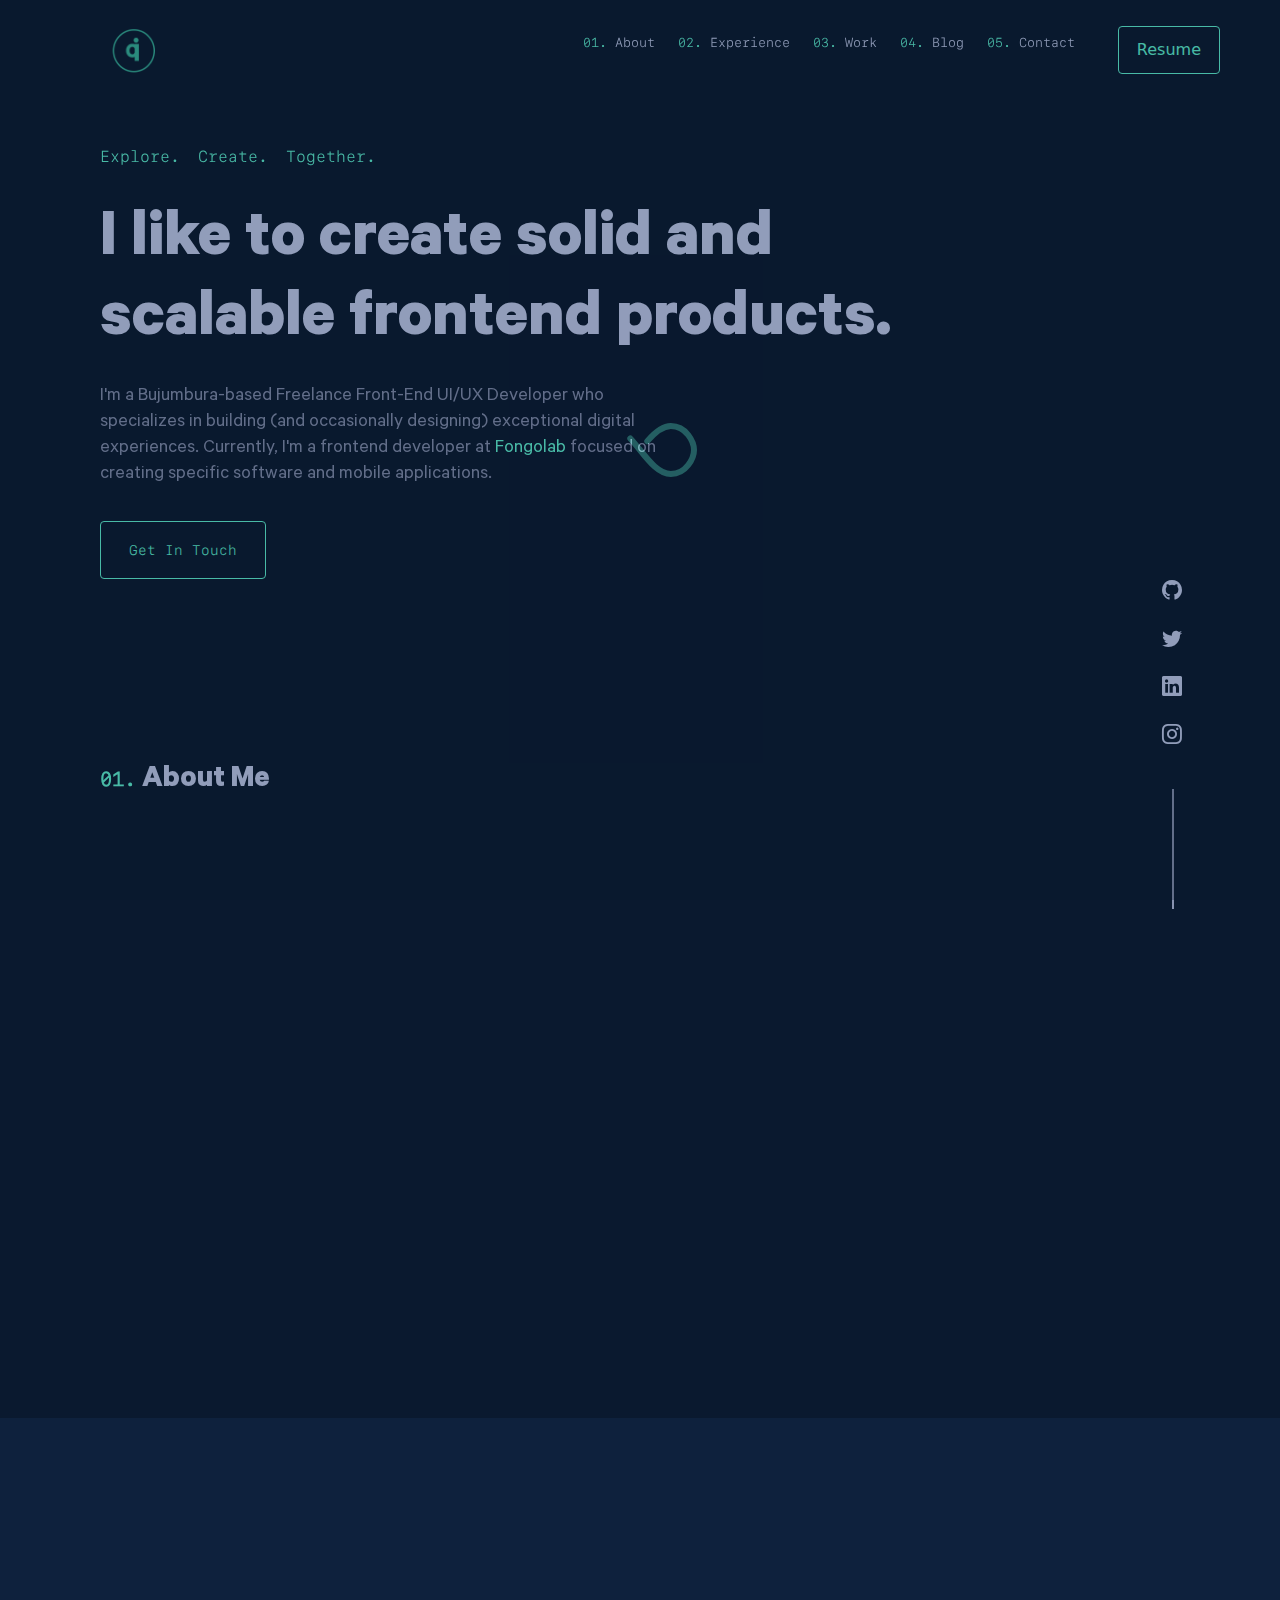
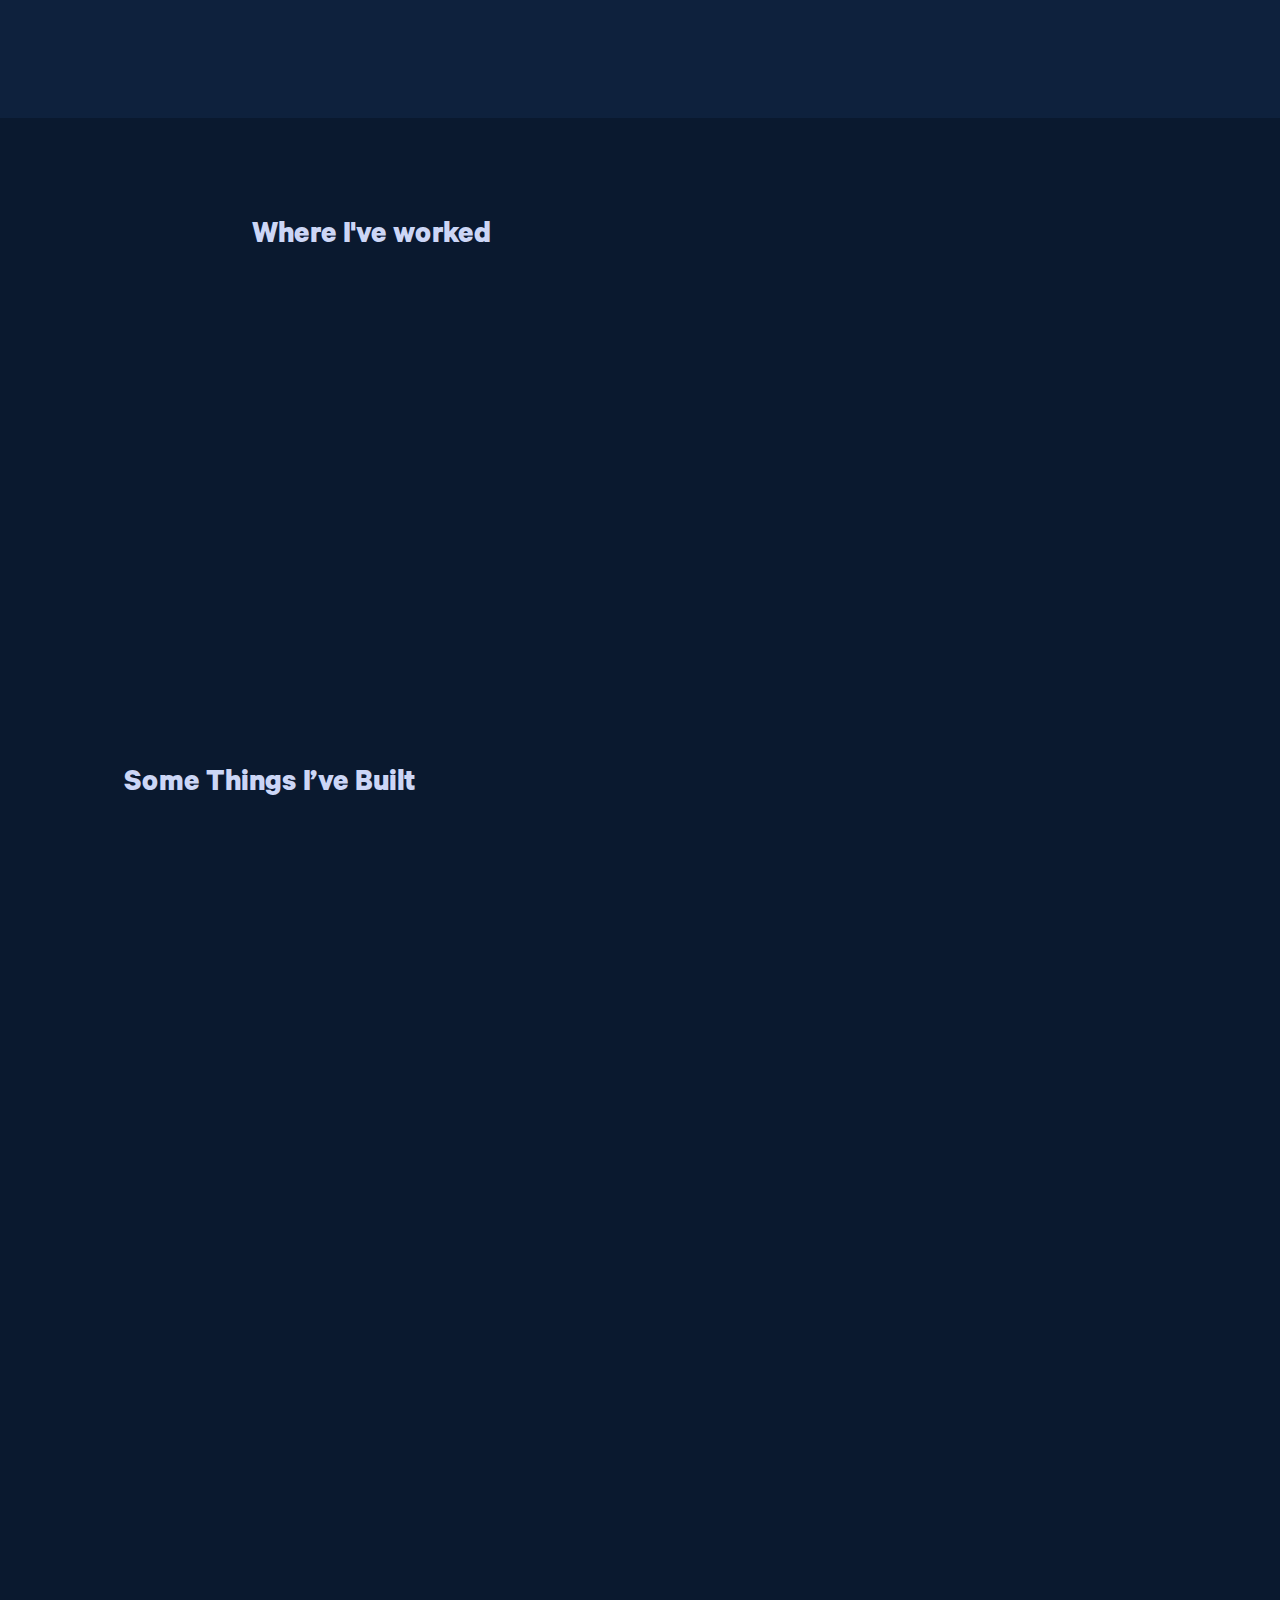
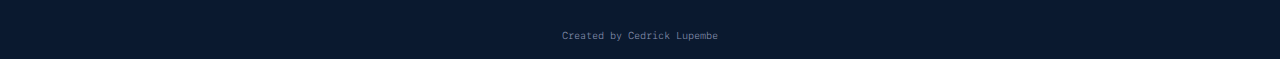
<file: index.html>
<!DOCTYPE html>
<html lang="en">
<head>
    <meta charset="UTF-8">
    <meta http-equiv="X-UA-Compatible" content="IE=edge">
    <meta name="viewport" content="width=device-width, initial-scale=1.0">
    <link rel="stylesheet" href="./CSS/style.css">
    
    <!-- Bootstrap -->
    <link href="https://cdn.jsdelivr.net/npm/bootstrap@5.0.0-beta3/dist/css/bootstrap.min.css" rel="stylesheet">

    
    <!-- AOS sroolling animation -->
    <link rel="stylesheet" href="https://unpkg.com/aos@next/dist/aos.css" />

    <meta name="language" content="en"/>
    <!-- Primary Meta Tags -->
    <title>Cedrick Lupembe — Freelance Front-End UI/UX Developer</title>
    <meta name="title" content="Cedrick Lupembe — Freelance Front-End UI/UX Developer">
    <meta name="description" content="Freelance Front-End Web UI/UX Developer - Bujumbura">
    <meta name="keywords" content="freelancer, front-end web developer, HTML, CSS, JS, UI, UX, Africa"/>  


    <!-- Open Graph / Facebook -->
    <meta property="og:type" content="website">
    <meta property="og:url" content="http://cedrickLup.netlify.com">
    <meta property="og:title" content="Cedrick Lupembe — Freelance Front-End UI/UX Developer">
    <meta property="og:description" content="Freelance Front-End Web UI/UX Developer - Bujumbura">
    <meta property="og:image" content="http://cedrickLup.netlify.com/Images/card-media.jpg">

    <!-- Twitter -->
    <meta property="twitter:card" content="summary_large_image">
    <meta property="twitter:url" content="http://cedrickLup.netlify.com">
    <meta property="twitter:title" content="Cedrick Lupembe — Freelance Front-End UI/UX Developer">
    <meta property="twitter:description" content="Freelance Front-End Web UI/UX Developer - Bujumbura">
    <meta property="twitter:image" content="http://cedrickLup.netlify.com/Images/card-media.jpg">

    <!-- Favicon icon -->
    
    <link rel="apple-touch-icon" sizes="180x180" href="./Favicon/apple-touch-icon.png">
    <link rel="icon" type="image/png" sizes="32x32" href="./Favicon/favicon-32x32.png">
    <link rel="icon" type="image/png" sizes="16x16" href="./Favicon/favicon-16x16.png">
    <link rel="manifest" href="./Favicon/site.webmanifest">
    <meta name="theme-color" content="#ffffff">


</head>
<body>

    <!-- Preloader -->
    <div class="preloader">
        <img src="./Images/spinner.svg" alt="spinner">
    </div>

    <div class="Overlay-body"></div>

<!-- icons socials medias -->
    <div class="Icons-body" data-aos="fade-up"
    data-aos-anchor-placement="top-center"
    data-aos-duration="1300">
        <div class="icons-block">
            <ul>
                <li><a href="https://github.com/CedrickLupembe"><i class="bi bi-github"></i></a></li>
                <li><a href="https://twitter.com/CedrickLupembe"><i class="bi bi-twitter"></i></a></li>
                <li><a href="https://www.linkedin.com/in/cedrick-lupembe-a209a7208/"><i class="bi bi-linkedin"></i></a></li>
                <li><a href="https://www.instagram.com/cedrick.lupembe"><i class="bi bi-instagram"></i></a></li>
                <div class="BarIcons"></div>
            </ul>
        </div>
    </div>

    <div class="Navigation">
        <!-- div log -->
        <div class="LogoBlock"><a href="#">
            <img src="./Images/Logo.png" class=" img-fluid" alt="Logo Abreviation">
        </a></div>
        <!-- block menu -->
        <nav class="menu-computer">
            <ul>
                <li data-aos="fade-down-right"><a href="#About"> <span>01.</span> About </a></li>
                <li data-aos="fade-down-right"  data-aos-duration="550"><a href="#Experience"> <span>02.</span> Experience </a></li>
                <li data-aos="fade-down-right" data-aos-duration="650"><a href="#Works-Block"> <span>03.</span> Work </a></li>
                <li data-aos="fade-down-right" data-aos-duration="750"><a href="https://cedricklupembe.hashnode.dev/"> <span>04.</span> Blog </a></li>
                <li data-aos="fade-down-right" data-aos-duration="850"><a href="#FooterBlock"> <span>05.</span> Contact </a></li>
            </ul>
            <!-- Resume btn -->
            <a href="#" class="Resume-buttom">Resume</a>
        </nav>

        <!-- Mobile menu -->
        <div class="hamburger-mobile">
            <div class="bar"></div>
        </div>

    </div>

    <!-- Navigation Mobile -->
    <nav class="Links-mobile">
        <ul>
            <li><a href="#About" class="btnMobile"> <span>01.</span><br> About </a></li>
            <li><a href="#Experience" class="btnMobile2"> <span>02.</span><br>  Experience </a></li>
            <li><a href="#Works-Block" class="btnMobile3"> <span>03.</span><br> Work </a></li>
            <li><a href="#" class="btnMobile4"> <span>04.</span><br> Blog </a></li>
            <li><a href="#FooterBlock" class="btnMobile5"> <span>04.</span><br> Contact </a></li>
        </ul>
    </nav>

    <!-- DEBUT HERO -->


    <main id="Hero-block">
        <div class="container">
            <div class="row">
                <div class="col-lg-10 Bloc-descri">
                    <div class="Slogans-block" data-aos="fade-up"
                    data-aos-anchor-placement="bottom-bottom">
                        <span>Explore.</span>
                        <span>Create.</span>
                        <span>Together.</span>
                    </div>

                    <h1 data-aos="fade-up"
                    data-aos-anchor-placement="bottom-bottom"
                    data-aos-duration="600">
                       I like to create solid and scalable frontend 
                       products.
                    </h1>
                    <p data-aos="fade-up"
                    data-aos-anchor-placement="bottom-bottom"
                    data-aos-duration="800">

                        I'm a Bujumbura-based Freelance Front-End UI/UX Developer who specializes 
                        in building (and occasionally designing) exceptional digital experiences. Currently, 
                        I'm a frontend developer at <a href="http://fongolab.com">Fongolab</a> focused on creating 
                        specific software and mobile applications.
                    </p>
                   <span data-aos="fade-up"
                   data-aos-anchor-placement="bottom-bottom"
                   data-aos-duration="1000">

                       <a href="mailto:cedricklupembe96@gmail.com">Get In Touch</a>

                    </span>

                </div>
            </div>
        </div>
    </main>

    <main id="About">
        <div class="container">
            <div class="row">
                <div class=" col-lg-12 Title-About" data-aos="fade-up">
                    <h2><span class="numberTitle">01.</span> About Me</h2>
                </div>
            
            <div class=" col-lg-6 About-text" data-aos="fade-up">
                <p data-aos="fade-up">
                    Hello! My name is Cedrick and I enjoy revolutionize the world by 
                    creating things on the internet accessible to everyone. 
                    My interest in web development started in 2019 when I really decided to 
                    understand what happens when I was doing research on the internet. <br>
                    I started by self-training through <a href="http://www.youtub.com">youtub tutorials</a> and  
                    <a href="http://www.w3schools.com">w3schools</a> learning HTML and CSS
                    these two platforms taught me a lot.
                </p>
                <p data-aos="fade-up">
                    Today I have the privilege of working in 
                    <a href="http://fongolab.com">a club of talented 
                        guys</a> in development with whom we 
                    spend a wonderful time. We also give training to beginners.
                    My main goal these days is to create more accessible products 
                    for a variety of customers.
                </p>
                <p data-aos="fade-up">
                    Here are a few technologies I've been working with recently:
                </p>
                <div class="Tech-list" data-aos="fade-up">
                    <ul class="listOne">
                        <li>Html</li>
                        <li>Css(Scss)</li>
                        <li>Php</li>
                        <li>Tailwind</li>
                        <li>JavaScript</li>
                    </ul>
                    <ul>
                        <li>Bootstrap(5)</li>
                        <li>Git & Github</li>
                        <li>ES6+</li>
                        <li>Sql</li>
                        <li>WordPress</li>
                    </ul>
                </div>
            </div>


            <div class=" col-lg-6 About-img" data-aos="fade-up">
                <div class="Avatar-about">
                    <img src="./Images/About.jpg" alt="Avatar">
                </div>
            </div>


            </div>
        </div>
    </main>

    <!-- Banner quality -->

    <section class="Banner-quality">
        <div class="container">
            <div class="row">
                <div class="col-lg-12 Banner">
                    <div class="BlockGen">

                        <div class="Cotes" data-aos="fade-up"
                        data-aos-anchor-placement="bottom-bottom"
                        data-aos-duration="500">

                            <div class="points">
                                <h3>4,8<span>/5</span></h3>
                                <div class="etoiles">
                                    <i class="bi bi-star-fill"></i>
                                    <i class="bi bi-star-fill"></i>
                                    <i class="bi bi-star-fill"></i>
                                    <i class="bi bi-star-fill"></i>
                                    <i class="bi bi-star-fill"></i>
                                </div>
                            </div>
                            
                        </div>
                        <div class="DescriCotes" data-aos="fade-up"
                        data-aos-anchor-placement="bottom-bottom"
                        data-aos-duration="700">
                            <ul>
                                <li>
                                    <span>Quality</span> 
                                    <span class="StarDescri">
                                        <i class="bi bi-star-fill"></i>
                                        <i class="bi bi-star-fill"></i>
                                        <i class="bi bi-star-fill"></i>
                                        <i class="bi bi-star-fill"></i>
                                        <i class="bi bi-star-fill"></i>
                                    </span>
                                </li>
                                <li>
                                    <span>Details</span> 
                                    <span class="StarDescri">
                                        <i class="bi bi-star-fill"></i>
                                        <i class="bi bi-star-fill"></i>
                                        <i class="bi bi-star-fill"></i>
                                        <i class="bi bi-star-fill"></i>
                                        <i class="bi bi-star-fill"></i>
                                    </span>
                                </li>
                                <li>
                                    <span>Deadline</span> 
                                    <span class="StarDescri">
                                        <i class="bi bi-star-fill"></i>
                                        <i class="bi bi-star-fill"></i>
                                        <i class="bi bi-star-fill"></i>
                                        <i class="bi bi-star-fill"></i>
                                        <i class="bi bi-star-fill"></i>
                                    </span>
                                </li>
                            </ul>
                        </div>
                    </div>
                </div>
            </div>
        </div>
    </section>

    <section id="Experience">
        <div class="container">
            <div class="row d-flex justify-content-center align-items-center">

                <div class=" col-lg-12 Title-Experience">
                    <h2><span class="numberTitle" data-aos="fade-up">02.</span> Where I've worked</h2>
                </div>

                <div class=" col-lg-12 exerience-block">
                    <div class="containerFlex" data-aos="fade-up">
                        <div class="Btn-Exper-block">
                        <div class="Btn Fongo is-active">
                            Fongolab
                        </div>
                            <div class="Btn Rcm">
                                RsmTech
                            </div>
                            <div class="Btn Upel">
                                Upelois
                            </div>
                        </div>


                        <div class="FongoExperience is-active">
                            <h4>
                                <span class="domainWork">Engineer</span>
                                <span class="linksWork">@<a href="http://fongolab.com">Fongolab</a></span>
                            </h4>
                            <p>March 2020 - Present</p>

                            <ul>
                                <li> 
                                    Fongolab is a company specializing in IT development and 
                                    the creation of specific software, dedicated to your business.
                                </li>
                                <li>
                                    A team of experienced programmers, perfectly mastering different programming 
                                    languages ​​such as Html, CSS, Javascript, React, PHP, SQL, Java, WordPress and Others.
                                </li>
                                <li>
                                    Fongolab is also a learning center in application development, 
                                    digital marketing and graphic design, we regularly welcome newbies in 
                                    development as well as customers to solve their problems.
                                </li>
                                
                            </ul>
                        </div>

                        <!-- rcm experience -->

                        <div class="RcmExperience">
                            <h4>
                                <span class="domainWork">Member</span>
                                <span class="linksWork">@<a href="#">RcmTech</a></span>
                            </h4>
                            <p>April - October 2019</p>

                            <ul>
                                <li>
                                    I worked with a team of three other developers and two designers 
                                    to create a website for a general hospital in my city.
                                </li>
                                <li>                               
                                    We took the front-end part which allowed us to touch several 
                                    technologies and frameworks to be able to satisfy our client 
                                    in full collaboration with those who worked the back-end and 
                                    the designers.
                                </li>
                                <li>
                                    This experience allowed us to assess our way of communicating with others, 
                                    and we worked with other technologies that we had not used before, 
                                    we cultivated team spirit and experience in the field.
                                </li>
                                
                            </ul>
                        </div>

                        <!-- Upelois experience -->

                        <div class="UpeloiExperience">
                            <h4>
                                <span class="domainWork">Engineer</span>
                                <span class="linksWork">@<a href="#">Upelois Talent</a></span>
                            </h4>
                            <p>March 2019</p>

                            <ul>
                                <li>
                                    This is a three-day hackthon for the design and creation of a football 
                                    stadium management application, several young developers were on the spot.
                                </li>
                                <li>
                                    I was assistant to a developer who was part of the hackathon 
                                    I attended the development of 
                                    his prototype with Java.
                                </li>
                                <li>
                                    After the event we met several other talented developers who shared their 
                                    programming backgrounds and experiences with us, 
                                    I learned a lot from this event.
                                </li>
                                
                            </ul>
                        </div>

                    </div>
                </div>

            </div>
        </div>
    </section>

    <!-- Works block -->

    <section id="Works-Block">
        <div class="container">
            <div class="row">
                <div class=" col-lg-12 Title-Work">
                    <h2><span class="numberTitle" data-aos="fade-up">03.</span> Some Things I’ve Built</h2>
                </div>

                <div class=" col-lg-6 img-work-block" data-aos="fade-up">
                    <div class="image-work-overlay">
                        <div class="Overlay-work">
                            <div class="desri-overlay">
                                <span>Featured Project</span>
                                <h6><a href="#">Aylf Website</a></h6>
                                <p>
                                    Lorem, ipsum dolor sit amet consectetur adipisicing elit. Dolore 
                                    perferendis distinctio voluptas aperiam et id itaque   
                                    perferendis distinctio voluptas aperiam et id itaque 
                                </p>
                            </div>
                        </div>
                    </div>
                    <div class="descri-links">
                        <ul>
                            <li>Js</li>
                            <li>Bootstrap</li>
                            <li>Github</li>
                        </ul>

                        <span>
                            <a href="#"><i class="bi bi-github"></i></a>
                            <a href="#"><i class="bi bi-box-arrow-up-right"></i></a>
                        </span>
                    </div>
                </div>

                <div class=" col-lg-6 img-work-block-two" data-aos="fade-up"  data-aos-duration="650">
                    <div class="image-work-overlay-two">
                        <div class="Overlay-work">
                            <div class="desri-overlay">
                                <span>Featured Project</span>
                                <h6><a href="#">E-commerce Website</a></h6>
                                <p>
                                    Lorem, ipsum dolor sit amet consectetur adipisicing elit. Dolore 
                                    perferendis distinctio voluptas aperiam et id itaque   
                                    perferendis distinctio voluptas aperiam et id itaque 
                                </p>
                            </div>
                        </div>
                    </div>
                    <div class="descri-links">
                        <ul>
                            <li>Js</li>
                            <li>Bootstrap</li>
                            <li>Github</li>
                        </ul>

                        <span>
                            <a href="#"><i class="bi bi-github"></i></a>
                            <a href="#"><i class="bi bi-box-arrow-up-right"></i></a>
                        </span>
                    </div>
                </div>



            </div>
        </div>
    </section>

    <!-- Archive projects block -->

    <section class="Archives-block">
        <div class="container">
            <div class="row d-flex justify-content-center align-items-center">

                <div class=" col-lg-8 Title-Archives">
                    <h5 data-aos="fade-up">Other Noteworthy Projects</h5>
                    <h6 data-aos="fade-up"><a href="#">view the archive</a></h6>
                </div>

                <div class=" col-lg-10 Main-block-archives">

                    <div class="row">

                        <div class=" col-lg-4 col-md-6 Archive" data-aos="fade-up">
                            <div class="ArchiveFolder">
                                <div class="Icons-archive">
                                    <span class="folde"><i class="bi bi-bookmark-star"></i></span>
                                    <span class="linksArchive"><a href="Cooking.html"><i class="bi bi-box-arrow-up-right"></i></a></span>
                                </div>

                                <div class="Descri-archive">
                                    <h6>
                                        <a href="#">Health website</a>
                                    </h6>
                                    <p>
                                        Lorem ipsum, dolor sit amet consectetur adipisicing elit. Saepe, tempora? 
                                        Fuga, rem hic quaerat nobis voluptates tempore at earum ratione fugiat, 
                                        
                                    </p>
                                    <ul>
                                        <li>html</li>
                                        <li>css</li>
                                        <li>Js</li>
                                    </ul>
                                </div>
                            </div>
                        </div>

                        <div class=" col-lg-4 col-md-6 Archive" data-aos="fade-up" data-aos-duration="650">
                            <div class="ArchiveFolder">
                                <div class="Icons-archive">
                                    <span class="folde"><i class="bi bi-bookmark-star"></i></span>
                                    <span class="linksArchive"><a href="Cooking.html"><i class="bi bi-box-arrow-up-right"></i></a></span>
                                </div>

                                <div class="Descri-archive">
                                    <h6>
                                        <a href="#">Landing page</a>
                                    </h6>
                                    <p>
                                        Lorem ipsum, dolor sit amet consectetur adipisicing elit. Saepe, tempora? 
                                        Fuga, rem hic quaerat nobis voluptates tempore at earum ratione fugiat, 
                                        
                                    </p>
                                    <ul>
                                        <li>html</li>
                                        <li>css</li>
                                        <li>Tailwind</li>
                                        <li>Js</li>
                                    </ul>
                                </div>
                            </div>
                        </div>

                        <div class=" col-lg-4 col-md-6 Archive" data-aos="fade-up" data-aos-duration="750">
                            <div class="ArchiveFolder">
                                <div class="Icons-archive">
                                    <span class="folde"><i class="bi bi-bookmark-star"></i></span>
                                    <span class="linksArchive"><a href="Cooking.html"><i class="bi bi-box-arrow-up-right"></i></a></span>
                                </div>

                                <div class="Descri-archive">
                                    <h6>
                                        <a href="#">To-Do App</a>
                                    </h6>
                                    <p>
                                        Lorem ipsum, dolor sit amet consectetur adipisicing elit. Saepe, tempora? 
                                        Fuga, rem hic quaerat nobis voluptates tempore at earum ratione fugiat, 
                                        
                                    </p>
                                    <ul>
                                        <li>html</li>
                                        <li>css</li>
                                        <li>Sass</li>
                                        <li>VanillaJs</li>
                                    </ul>
                                </div>
                            </div>
                        </div>

                        <div class=" col-lg-4 col-md-6 Archive" data-aos="fade-up">
                            <div class="ArchiveFolder">
                                <div class="Icons-archive">
                                    <span class="folde"><i class="bi bi-bookmark-star"></i></span>
                                    <span class="linksArchive"><a href="Cooking.html"><i class="bi bi-box-arrow-up-right"></i></a></span>
                                </div>

                                <div class="Descri-archive">
                                    <h6>
                                        <a href="#">Netflix Clone</a>
                                    </h6>
                                    <p>
                                        Lorem ipsum, dolor sit amet consectetur adipisicing elit. Saepe, tempora? 
                                        Fuga, rem hic quaerat nobis voluptates tempore at earum ratione fugiat, 
                                        
                                    </p>
                                    <ul>
                                        <li>Bootstrap</li>
                                        <li>Js</li>
                                        <li>Github</li>
                                    </ul>
                                </div>
                            </div>
                        </div>

                        <div class=" col-lg-4 col-md-6 Archive" data-aos="fade-up" data-aos-duration="650">
                            <div class="ArchiveFolder">
                                <div class="Icons-archive">
                                    <span class="folde"><i class="bi bi-bookmark-star"></i></span>
                                    <span class="linksArchive"><a href="Cooking.html"><i class="bi bi-box-arrow-up-right"></i></a></span>
                                </div>

                                <div class="Descri-archive">
                                    <h6>
                                        <a href="#">HAU website</a>
                                    </h6>
                                    <p>
                                        Lorem ipsum, dolor sit amet consectetur adipisicing elit. Saepe, tempora? 
                                        Fuga, rem hic quaerat nobis voluptates tempore at earum ratione fugiat, 
                                        
                                    </p>
                                    <ul>
                                        <li>html</li>
                                        <li>css</li>
                                        <li>Js</li>
                                        <li>Php</li>
                                        <li>Sql</li>
                                    </ul>
                                </div>
                            </div>
                        </div>

                        <div class=" col-lg-4 col-md-6 Archive" data-aos="fade-up" data-aos-duration="750">
                            <div class="ArchiveFolder">
                                <div class="Icons-archive">
                                    <span class="folde"><i class="bi bi-bookmark-star"></i></span>
                                    <span class="linksArchive"><a href="Cooking.html"><i class="bi bi-box-arrow-up-right"></i></a></span>
                                </div>

                                <div class="Descri-archive">
                                    <h6>
                                        <a href="#">Twitter Clone</a>
                                    </h6>
                                    <p>
                                        Lorem ipsum, dolor sit amet consectetur adipisicing elit. Saepe, tempora? 
                                        Fuga, rem hic quaerat nobis voluptates tempore at earum ratione fugiat, 
                                        
                                    </p>
                                    <ul>
                                        <li>Tailwind</li>
                                        <li>Js</li>
                                        <li>Netlify</li>
                                    </ul>
                                </div>
                            </div>
                        </div>


                    </div>

                </div>
            </div>
        </div>
    </section>


    <!-- Blog-post -->
    <section id="Blog-container">
        <div class="titre-blog">
            <h1><span class="numberTitle" data-aos="fade-up">04.</span> Articles</h1>
        </div>

        <div class="Articles-container">
            <!-- main article -->
            <div data-aos="fade-up" class="main-article">
                <div class="img-header-block">
                    <a href="#"><img src="./Images/Blog/mainArticle1.jpeg" alt="Banner-Images-blog"></a>
                </div>

                <div class="autor-details">
                    <img src="./Images/About.jpg" alt="Avatar-profil">
                    <h3>Cedrick Lupembe in <span>Programming</span></h3>
                </div>
                <div class="blog-contents">
                    <h1><a href="#">My experience as a programmer in Africa</a></h1>
                    <p>
                        Lorem ipsum dolor sit amet consectetur adipisicing elit. 
                        Soluta facilis illo excepturi dolore facere magnam dicta cupiditate, 
                        laboriosam suscipit ab porro tempore eligendi. Quae consequatur quos 
                        rem modi repellendus, itaque, Lorem ipsum dolor sit.
                        quisquam numquam laudantium temporibus...
                    </p>
                </div>

                <div class="Dates-times-block">
                    <a href="#">Read more</a>
                    <span>9 min read</span>
                </div>

            </div>

            <!-- primary main blocks -->
            <div class="second-block-articles">

                <div data-aos="fade-up" class="First-article-primary">
                    <div class="second-content-blog">
                        <div class="header-second-content">
                            <img src="./Images/About.jpg" alt="Avatar-image">
                            <h4>Cedrick Lupembe</h4>
                        </div>
                        <div class="Title-second-content">
                            <h1><a href="#">
                                Lorem ipsum dolor sit, amet consectetur 
                                adipisicing elit. Ea deleniti,
                            </a>
                            </h1>
                        </div>

                        <div class="date-time-second-content">
                            <span>Feb 20, 2021</span>
                            <span class="reading-time">10 min read</span>
                            <span class="Category">Javascript</span>
                        </div>
                    </div>

                    <div class="Photo-banner">
                        <img src="./Images/Blog/blog-content.png" alt="Banner-post-blog">
                    </div>

                </div>

                <div data-aos="fade-up" class="First-article-primary active">
                    <div class="second-content-blog">
                        <div class="header-second-content">
                            <img src="./Images/About.jpg" alt="Avatar-image">
                            <h4>Cedrick Lupembe</h4>
                        </div>
                        <div class="Title-second-content">
                            <h1><a href="#">
                                Lorem ipsum dolor sit, amet consectetur 
                                adipisicing elit. Ea deleniti,
                            </a>
                            </h1>
                        </div>

                        <div class="date-time-second-content">
                            <span>Feb 20, 2021</span>
                            <span class="reading-time">10 min read</span>
                            <span class="Category">Productivity</span>
                        </div>
                    </div>

                    <div class="Photo-banner">
                        <img src="./Images/Blog/art2.jpg" alt="Banner-post-blog">
                    </div>

                </div>

                <div data-aos="fade-up" class="First-article-primary active">
                    <div class="second-content-blog">
                        <div class="header-second-content">
                            <img src="./Images/About.jpg" alt="Avatar-image">
                            <h4>Cedrick Lupembe</h4>
                        </div>
                        <div class="Title-second-content">
                            <h1><a href="#">
                                Lorem ipsum dolor sit, amet consectetur 
                                adipisicing elit. Ea deleniti,
                            </a>
                            </h1>
                        </div>

                        <div class="date-time-second-content">
                            <span>Feb 20, 2021</span>
                            <span class="reading-time">10 min read</span>
                            <span class="Category">Javascript</span>
                        </div>
                    </div>

                    <div class="Photo-banner">
                        <img src="./Images/Blog/art3.jpg" alt="Banner-post-blog">
                    </div>

                </div>

                
            </div>
           
        </div>

    </section>

    <!-- contact -->

    <section id="FooterBlock">
        <div class="container">
            <div class="row d-flex justify-content-center align-items-center">
                <div class=" col-lg-8 FooterContents">
                    <h5 data-aos="fade-up"><span>05.</span>What’s Next?</h5>
                    <h6 data-aos="fade-up">Get In Touch</h6>
                    <p data-aos="fade-up">
                        Since I am currently looking for a job opportunity, 
                        my inbox is always open. Whether you are a start-up, a company, 
                        a team of developers, or just want to say hello, 
                        I'll try my best to get back to you!
                    </p>

                    <h4 data-aos="fade-up"><a href="mailto:cedricklupembe91@gmail.com">Say Hello</a></h4>
                    
                </div>
            </div>
        </div>
    </section>


    <section class="SociallinksEnd">

        <div class="container">
            <div class="row d-flex justify-content-center align-items-center">
                <div class=" col-lg-10 BlockEndSocial">
                    <ul>
                        <li><a href="https://github.com/CedrickLupembe"><i class="bi bi-github"></i></a></li>
                        <li><a href="https://twitter.com/CedrickLupembe"><i class="bi bi-twitter"></i></a></li>
                        <li><a href="https://www.linkedin.com/in/cedrick-lupembe-a209a7208/"><i class="bi bi-linkedin"></i></a></li>
                        <li><a href="https://www.instagram.com/cedrick.lupembe"><i class="bi bi-instagram"></i></a></li>
                    </ul>
                </div>

                <div class="col-lg-8 signatureBlock">
                    <p>Created by Cedrick Lupembe</p>
                </div>




            </div>
        </div>
    </section>


<!-- AOS annimation -->
<script src="https://unpkg.com/aos@next/dist/aos.js"></script>
<script>
  AOS.init();
</script>


 
<script src="https://cdn.jsdelivr.net/npm/bootstrap@5.0.0-beta3/dist/js/bootstrap.bundle.min.js"></script>
<script src="./JS/main.js"></script>
</body>
</html>
</file>
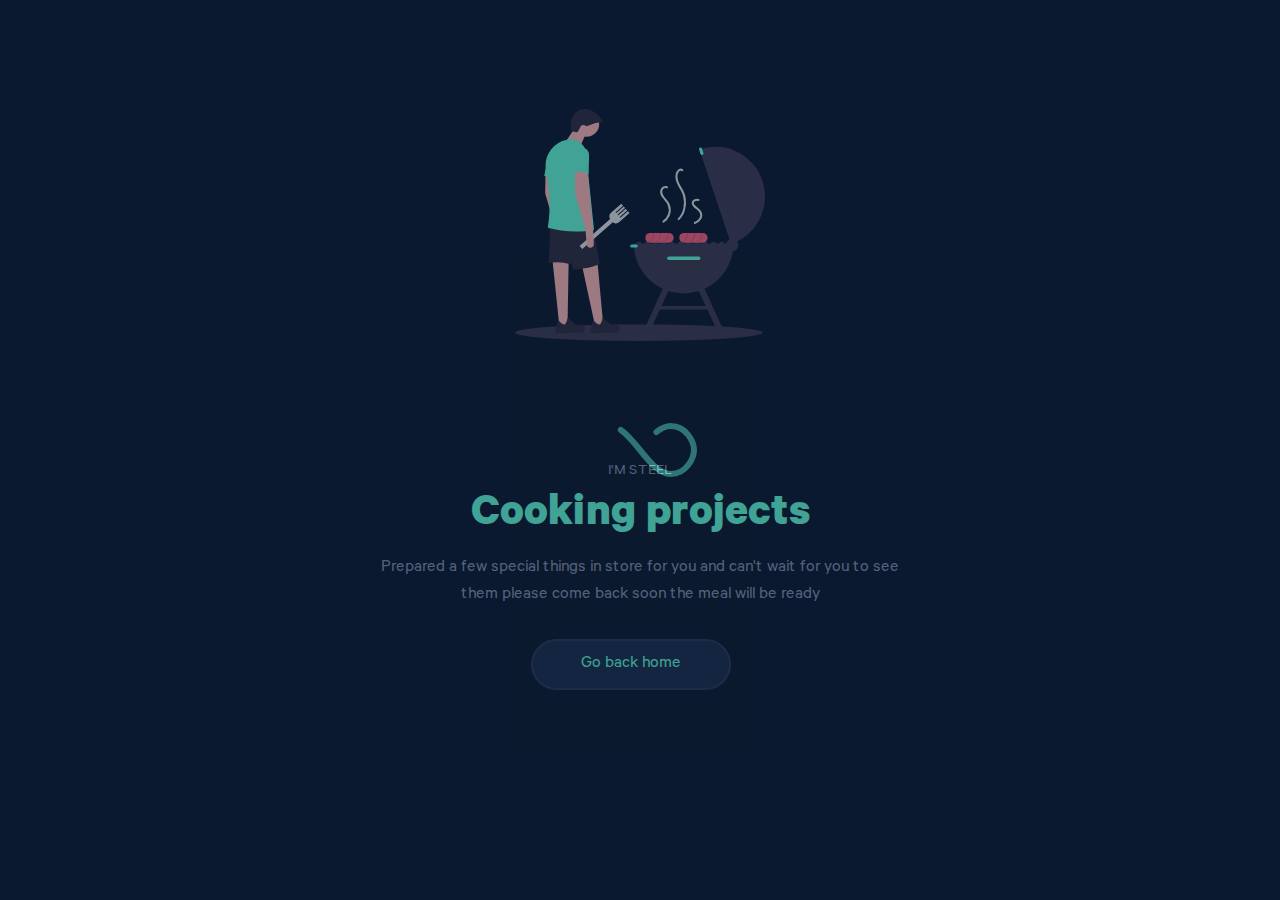
<file: Cooking.html>
<!DOCTYPE html>
<html lang="en">
<head>
    <meta charset="UTF-8">
    <meta http-equiv="X-UA-Compatible" content="IE=edge">
    <meta name="viewport" content="width=device-width, initial-scale=1.0">
    <link rel="stylesheet" href="./CSS/style.css">
    <!-- Bootstrap -->
    <link href="https://cdn.jsdelivr.net/npm/bootstrap@5.0.0-beta3/dist/css/bootstrap.min.css" rel="stylesheet">

    
    <!-- AOS sroolling animation -->
    <link rel="stylesheet" href="https://unpkg.com/aos@next/dist/aos.css" />

    <meta name="language" content="en"/>
    <!-- Primary Meta Tags -->
    <title>Cedrick Lupembe — Freelance Front-End UI/UX Developer</title>
    <meta name="title" content="Cedrick Lupembe — Freelance Front-End UI/UX Developer">
    <meta name="description" content="Freelance Front-End Web UI/UX Developer - Bujumbura">
    <meta name="keywords" content="freelancer, front-end web developer, HTML, CSS, JS, UI, UX, Africa"/>  


    <!-- Open Graph / Facebook -->
    <meta property="og:type" content="website">
    <meta property="og:url" content="http://cedrickLup.netlify.com">
    <meta property="og:title" content="Cedrick Lupembe — Freelance Front-End UI/UX Developer">
    <meta property="og:description" content="Freelance Front-End Web UI/UX Developer - Bujumbura">
    <meta property="og:image" content="http://cedrickLup.netlify.com/Images/card-media.jpg">

    <!-- Twitter -->
    <meta property="twitter:card" content="summary_large_image">
    <meta property="twitter:url" content="http://cedrickLup.netlify.com">
    <meta property="twitter:title" content="Cedrick Lupembe — Freelance Front-End UI/UX Developer">
    <meta property="twitter:description" content="Freelance Front-End Web UI/UX Developer - Bujumbura">
    <meta property="twitter:image" content="http://cedrickLup.netlify.com/Images/card-media.jpg">

    <!-- Favicon icon -->
    
    <link rel="apple-touch-icon" sizes="180x180" href="./Favicon/apple-touch-icon.png">
    <link rel="icon" type="image/png" sizes="32x32" href="./Favicon/favicon-32x32.png">
    <link rel="icon" type="image/png" sizes="16x16" href="./Favicon/favicon-16x16.png">
    <link rel="manifest" href="./Favicon/site.webmanifest">
    <meta name="theme-color" content="#ffffff">


</head>
<body>

    <!-- Preloader -->
    <div class="preloader">
        <img src="./Images/spinner.svg" alt="spinner">
    </div>

    <div class="Overlay-body"></div>

    <!-- body cooking page -->

    <section id="body-cooking">

        <div class="Illustration">
            <img src="./Images/cook-svg.svg" alt="">
        </div>

        <div class="descrit-cooking">
            <span class="cooking-mini-title">I'M STEEL</span>
            <h1>Cooking projects</h1>

            <p>
                Prepared a few special things in store for you 
                and can't wait for you to see them please come 
                back soon the meal will be ready

                <a href="index.html#Works-Block">Go back home</a>
            </p>
    

        </div>

    </section>

  




<!-- AOS annimation -->
<script src="https://unpkg.com/aos@next/dist/aos.js"></script>
<script>
  AOS.init();
</script>


 
<script src="https://cdn.jsdelivr.net/npm/bootstrap@5.0.0-beta3/dist/js/bootstrap.bundle.min.js"></script>
<script src="./JS/main.js"></script>
</body>
</html>
</file>
<file: CSS/style.css>
@import url("https://cdn.jsdelivr.net/npm/bootstrap-icons@1.4.1/font/bootstrap-icons.css");
@font-face {
    font-family: 'Calibre';
    src: url(../Fonts/Calibre-Regular.woff) format('woff');
    font-weight: 400;
    font-style: normal;
}
@font-face {
    font-family: 'Calibre';
    src: url(../Fonts/Calibre-Bold.woff) format('woff');
    font-weight: 700;
    font-style: normal;
}

@font-face {
    font-family: 'SF Mono Regular';
    font-style: normal;
    font-weight: normal;
    src: url(../Fonts/SFMonoLight.woff) format('woff');
}

*{
    padding: 0;
    margin: 0;
    box-sizing: border-box;
}
body{
    font-family: 'Calibre';
    background-color: #0a192f !important;
}
body::selection{
    background-color: #64ffda;
}



/* scroll bar updating */

body::-webkit-scrollbar{
    width: 7px;
}

body::-webkit-scrollbar-track{
    background: #0a192f;
}

body::-webkit-scrollbar-thumb {
    background-color: #2e3958; /* color of the scroll thumb */
    border-radius: 20px; /* roundness of the scroll thumb */
  }

  ::selection{
    background-color: #233554 !important;
    color: #ccd6f6;
}

/* Preloader spinner */
.preloader{
    display: flex;
    justify-content: center;
    align-items: center;
    position: fixed;
    left: 0;
    top: 0;
    width: 100%;
    height: 100vh;
    background-color: #0a192f;
    z-index: 999999;
    transition: opacity 0.3s linear;
    opacity: 1;
    transform: opacity 1s linear;
    pointer-events: none;
}
.preloader img{
    width: 150px;
    height: 150px;
}


.Overlay-body.is-active{
    position: fixed;
    width: 100%;
    height: 100vh;
    top: 0;
    left: 0;
    backdrop-filter: blur(3px);
    z-index: 880;
}
.Icons-body{
    position: fixed;
    width: 150px;
    height: 500px;
    bottom: 0;
    right: 30px;
    z-index: 900;
    display: block;
    padding-left: 30px;
}
.Icons-body ul{
    position: absolute;
    bottom: 0;
}
.Icons-body ul li{
    margin-top: 18px;
    list-style: none;
}
.Icons-body ul li i{
    font-size: 20px;
    color: #ccd6f6;
}
.Icons-body ul li i:hover{
    color: #64ffda;
    transition: 0.4s;
}
.BarIcons{
    border: 1px solid #8892b0;
    width: 0px;
    height: 120px;
    margin-left: 10px;
    margin-top: 40px;
    margin-bottom: -25px;
}

/* begin navigation block */
.Navigation{
    width: 100%;
    height: 100px;
    background-color: #0a192f;
    display: flex;
    align-items: center;
    justify-content: space-between;
    transition: all 0.4s ease-out;
}
.Navigation.is-active{

    display: flex;
    align-items: center;
    justify-content: space-between;
    background-color: rgba(10, 25, 47, 0.9);
    backdrop-filter: blur(5px);
    width: 100%;
    height: 90px;
    position: fixed;
    z-index: 800;
    box-shadow: rgba(2, 12, 27, 0.7) 0px 10px 30px -10px;
    border-bottom: 1px solid #112240;
}

.Navigation.is-active .Overlay-body.is-active{
    z-index: 500;
}
.Navigation.is-active .LogoBlock a{
    z-index: 1000;
}

.LogoBlock{
    margin-left: 50px;
    z-index: 60;
}
.LogoBlock a img{
    width: 45%;
    height: auto;
    margin-left: 15px;
}
.menu-computer{
    margin-right: 60px;
    display: flex;
    align-items: center;
}
.menu-computer ul{
    list-style: none;
    display: flex;
    align-items: center;
}
.menu-computer ul a{

    font-family: 'SF Mono Regular';
    text-decoration: none;
    padding: 10px 13px 10px 10px;
    color: #ccd6f6;
    font-size: 13px;
}
.menu-computer ul span{
    color: #64ffda;
}
.menu-computer ul a:hover{
    color: #64ffda;
    transition: 0.4s;
}

.Resume-buttom{
    text-decoration: none;
    margin-left: 30px;
    padding: 11px 18px 11px 18px;
    border: 1px solid #64ffda;
    color: #64ffda;
    border-radius: 4px;
}
.Resume-buttom:hover{
    background-color: rgba(100,255,218,0.1);
    transition: 0.4s;
    color: #64ffda;
}

/* Mobile menu */
.hamburger-mobile{
    display: none;
    position: relative;
    width: 30px;
    margin-right: 30px;
    cursor: pointer;
    z-index: 960 !important;
}
.hamburger-mobile .bar{
    width: 100%;
    height: 2px;
    background-color: #64ffda;
    opacity: 0;
}
.hamburger-mobile .bar, .hamburger-mobile::before, .hamburger-mobile::after{
    content: '';
    width: 100%;
    height: 2px;
    background-color: #64ffda;
    display: block;
    margin: 6px 0px;
    transition: 0.4s;
    border-radius: 100px;
}
.hamburger-mobile.is-active .bar{
    opacity: 0;
}
.hamburger-mobile.is-active:before{
    transform: rotate(-45deg) translate(-2px, 5px);
}
.hamburger-mobile.is-active:after{
    transform: rotate(45deg) translate(-6px, -9px);
}

/* Links mobile */

.Links-mobile{
    display: block;
    position: fixed;
    top: 0;
    left: 100%;
    width: 100%;
    height: 100vh;
    background-color: #0a192f;
    transition: 0.4s;
    z-index: 900;
}
.Links-mobile.is-active{
    left: 35%;
}

.Links-mobile ul{
    margin-top: 50%;
    margin-left: -100px;
}
.Links-mobile ul li{
    display: block;
    margin-top: 16px;
    margin-bottom: 25px;
    color: #fff;
    list-style: none;
    text-align: center;
}
.Links-mobile ul a{
    text-decoration: none;
    color: #ccd6f6;
    font-size: 18px;
    font-family: 'SF Mono Regular';
}
.Links-mobile ul span{
    color: #64ffda;
}

.Blur.is-active{
    display: none;
    position: fixed;
    top: 0;
    left: 0;
    width: 100%;
    height: 100vh;
    filter: blur(5px);
    background-color: rgb(0, 0, 0, 0.7);
    transform: scale(1.22);
    overflow: hidden;
    z-index: 80;
}


/* FINISH MOBILE AND LAPTOP NAVBAR*/

/* Hero part */
#Hero-block{
    width: 100%;
    height: auto;
    background-color: #0a192f;
    padding-bottom: 50px;
    margin-bottom: 150px;  
}

.Slogans-block{
    margin-top: 30px;
    width: auto;
    display: flex;
    align-items: center;
    padding: 15px 0;
}

.Slogans-block span{

    font-family: 'SF Mono Regular';
    margin-left: 18px;
    color: #64ffda;
}
.Bloc-descri h1{
    font-family: 'Calibre';
    font-weight: 700;
    color: #64ffda;
    margin-top: 20px;
    font-size: 70px;
    padding-left: 18px;
    color: #ccd6f6;
    line-height: 80px;
}
.Bloc-descri p{
    font-family: 'Calibre';
    padding-left: 18px;
    color: #8892b0;
    margin-top: 20px;
    margin-bottom: 50px;
    width: 600px;
    font-size: 20px;
    line-height: 26px;
}
.Bloc-descri p a{
    font-family: 'Calibre';
    color: #64ffda;
    text-decoration: none;
    position: relative;
}
.Bloc-descri p a::after{

content: '';
position: absolute;
left: 0;
bottom: 0;
right: 0;
width: 100%;
height: 1px;
background-color: #64ffda;
transform: scaleX(0);
transform-origin: left;
transition: 0.4s;
}
.Bloc-descri p a:hover::after{
transform: scaleX(1);
}




.Bloc-descri span a{
    font-family: 'SF Mono Regular';
    text-decoration: none;
    padding: 20px 28px 20px 28px;
    border: 1px solid #64ffda;
    margin: 0px 18px;
    border-radius: 4px;
    font-size: 14px;
    color: #64ffda;
}
.Bloc-descri span a:hover{
    color: #64ffda;
    background-color: #233554;
    transition: 0.4s;
}

/* About section */

#About{
    height: auto;
    background-color: #0a192f;
    margin-bottom: 30px;
}
.Title-About{
    width: auto;
    
}
.Title-About h2{
    font-family: 'Calibre';
    font-size: 32px;
    color: #ccd6f6;
    padding-left: 18px;
    font-weight: 700;
    margin-bottom: 30px;
}
.Title-About .numberTitle{
    font-family: 'SF Mono Regular';
    color: #64ffda;
    font-size: 20px;
}
.barTitle{
    width: 300px;
    border: 1px solid #8892b0;
    background-color: #8892b0;
    text-align: center;
}
.About-text{

    padding-left: 18px;
    font-family: 'Calibre';
    font-size: 20px;
    color: #8892b0;
    margin-bottom: 30px;

}
.About-text p{
    padding-left: 18px;
    line-height: 26px;
}
.About-text p a{
    text-decoration: none;
    color: #64ffda;
    position: relative;
}
.About-text p a::after{

    content: '';
    position: absolute;
    left: 0;
    bottom: 0;
    right: 0;
    width: 100%;
    height: 1px;
    background-color: #64ffda;
    transform: scaleX(0);
    transform-origin: left;
    transition: 0.4s;
    }
    .About-text p a:hover::after{
    transform: scaleX(1);
    }

.Tech-list{
    display: flex;
    align-items: center;
    padding: 15px;
}
.Tech-list .listOne{
    margin-right: 50px;
}
.Tech-list ul{
    padding-left: 5px;
}
.Tech-list ul li{
    font-family: 'SF Mono Regular';
    font-size: 13px;
    padding: 0 0 10px 0;
    list-style-type: none;
}
.Tech-list ul li:before{
    content: '\2022';
    color: #64ffda;
    margin-right: 10px;
}

/* About img */
.About-img{
    height: auto;
    margin-top: 15px;
}
.About-img .Avatar-about{
    margin-top: 20px;
    width: 300px;
    height: 300px;
    border: 2px solid #64ffda;
    margin-left: 50px;
    border-radius: 4px;
    overflow: visible;
}
.About-img .Avatar-about img{
    border-radius: 4px;
    margin: -20px -20px;
}



/* banner quality */


.Banner-quality{
    height: 300px;
    width: 100%;
    background-color: #0e213d;
    margin-bottom: 100px;
}
.Banner{
  display: flex;
  justify-content: center;
  align-items: center;
}
.BlockGen{
    width: auto;
    height: 300px;
    display: flex;
    justify-content: center;
    align-items: center;

}
.BlockGen .Cotes{
    display: flex;
    justify-content: center;
    align-items: center;
    width: auto;
    height: 270px;
    padding: 20px;
}
.BlockGen .Cotes .points h3{
    font-family: 'Calibre';
    color: #8892b0;
    font-weight: 700;
    margin-left: 40px;
    font-size: 40px;
}
.BlockGen .Cotes .points h3 span{
    font-size: 15px;
    font-weight: 400;
    margin-left: 3px;
}
.BlockGen .Cotes .etoiles{
    font-family: 'Calibre';
    color: #8892b0;
    display: flex;
    justify-content: center;
    align-items: center;
}
.BlockGen .Cotes .etoiles i{
    color: #64ffda;
    margin-left: 10px;
}

.BlockGen .DescriCotes{
    width: auto;
    height: 270px;
    display: flex;
    justify-content: center;
    align-items: center;
    padding: 15px;

}
.BlockGen .DescriCotes ul li{
    font-family: 'Calibre';
    list-style: none;
    color: #8892b0;
    display: flex;
    justify-content: space-between;
    padding: 15px 0 15px 0;
    border-bottom: 1px solid #2e3958;
}
.BlockGen .DescriCotes .StarDescri{
    margin-left: 200px;
    color: #64ffda;
}

/* end banner quality */
/* Block Experience */

#Experience{
    width: 100%;
    height: auto;
    margin-bottom: 100px;

}
.Title-Experience{
    display: flex;
    align-items: center;
}
.Title-Experience h2{
    font-family: 'Calibre';
    font-size: 32px;
    color: #ccd6f6;
    padding-left: 18px;
    font-weight: 700;
    margin-bottom: 30px;
    margin-left: 110px;
}
.Title-Experience .numberTitle{
    font-family: 'SF Mono Regular';
    color: #64ffda;
    font-size: 20px;
}

.exerience-block{
    height: auto;
    display: flex;
    justify-content: center;
    align-items: center;
}
.exerience-block .containerFlex{
    width: auto;
    height: auto;
    display: flex;
    padding: 30px 18px;
}
.Btn-Exper-block{
    position: relative;
    width: 150px;
    height: 300px;
    border-left: 2px solid #233554;
}
.Btn-Exper-block .Btn{
 
    width: 100%;
    height: 42px;
    background-color: transparent;
    color: #8892b0;
    font-family: 'SF Mono Regular';
    font-size: 13px;
    display: flex;
    align-items: center;
    padding: 0 20px 2px 20px;
    cursor: pointer;
}
.Btn-Exper-block .Btn:hover{
    transition: 0.7s ;
    background-color: #112240;
    color: #64ffda;
}
.Btn-Exper-block .Btn.is-active{
    border-left: 2px solid #64ffda;
    color: #64ffda;
    transition: 2s;
}


.FongoExperience{
    width: 700px;
    height: auto;
    padding: 5px 15px 15px 15px;
    display: none;
}
.FongoExperience.is-active{
    display: block;
}
.FongoExperience h4 .domainWork{
    color: #ccd6f6;
    font-family: 'Calibre';
    font-weight: 700;
    font-size: 22px;
}
.FongoExperience h4 .linksWork{
    font-family: 'Calibre';
    font-weight: 700;
    font-size: 22px;
    color: #64ffda;
}
.FongoExperience h4 .linksWork a{
    color: #64ffda;
    font-size: 22px;
    text-decoration: none;
    margin-left: 3px;
    font-weight: 700;
    position: relative;
}
.FongoExperience h4 .linksWork a::after{

    content: '';
    position: absolute;
    left: 0;
    bottom: 0;
    right: 0;
    width: 100%;
    height: 1px;
    background-color: #64ffda;
    transform: scaleX(0);
    transform-origin: left;
    transition: 0.4s;
    }
.FongoExperience h4 .linksWork a:hover::after{
    transform: scaleX(1);
    }
.FongoExperience p{
    font-family: 'SF Mono Regular';
    font-size: 13px;
    color: #8892b0;

}
.FongoExperience ul{

    list-style-position: outside !important;
    /* list-style: none; */
    margin-left: -15px;
}
.FongoExperience ul li{
    color: #8892b0;
    font-family: 'Calibre';
    font-size: 18px;
    margin: 0 0 10px 0;
    line-height: 23px;
}
/* Rcm experience */

.RcmExperience{
    width: 700px;
    height: auto;
    padding: 5px 15px 15px 15px;
    display: none;
}
.RcmExperience.is-active{
    display: block;
}
.RcmExperience h4 .domainWork{
    color: #ccd6f6;
    font-family: 'Calibre';
    font-weight: 700;
    font-size: 22px;
}
.RcmExperience h4 .linksWork{
    font-family: 'Calibre';
    font-weight: 700;
    font-size: 22px;
    color: #64ffda;
}
.RcmExperience h4 .linksWork a{
    color: #64ffda;
    font-size: 22px;
    text-decoration: none;
    margin-left: 3px;
    font-weight: 700;
    position: relative;
}
.RcmExperience h4 .linksWork a::after{
    content: '';
    position: absolute;
    left: 0;
    bottom: 0;
    right: 0;
    width: 100%;
    height: 1px;
    background-color: #64ffda;
    transform: scaleX(0);
    transform-origin: left;
    transition: 0.4s;
    }
.RcmExperience h4 .linksWork a:hover::after{
    transform: scaleX(1);
    }

.RcmExperience p{
    font-family: 'SF Mono Regular';
    font-size: 13px;
    color: #8892b0;

}
.RcmExperience ul{

    list-style-position: outside !important;
    /* list-style: none; */
    margin-left: -15px;
}
.RcmExperience ul li{
    color: #8892b0;
    font-family: 'Calibre';
    font-size: 18px;
    margin: 0 0 10px 0;
    line-height: 23px;
}
 
/* Upelois experience */

.UpeloiExperience{
    width: 700px;
    height: auto;
    padding: 5px 15px 15px 15px;
    display: none;
}
.UpeloiExperience.is-active{
    display: block;
}
.UpeloiExperience h4 .domainWork{
    color: #ccd6f6;
    font-family: 'Calibre';
    font-weight: 700;
    font-size: 22px;
}
.UpeloiExperience h4 .linksWork{
    font-family: 'Calibre';
    font-weight: 700;
    font-size: 22px;
    color: #64ffda;
}
.UpeloiExperience h4 .linksWork a{
    color: #64ffda;
    font-size: 22px;
    text-decoration: none;
    margin-left: 3px;
    font-weight: 700;
    position: relative;
}
.UpeloiExperience h4 .linksWork a::after{
    content: '';
    position: absolute;
    left: 0;
    bottom: 0;
    right: 0;
    width: 100%;
    height: 1px;
    background-color: #64ffda;
    transform: scaleX(0);
    transform-origin: left;
    transition: 0.4s;
    }
.UpeloiExperience h4 .linksWork a:hover::after{
    transform: scaleX(1);
    }

.UpeloiExperience p{
    font-family: 'SF Mono Regular';
    font-size: 13px;
    color: #8892b0;

}
.UpeloiExperience ul{

    list-style-position: outside !important;
    /* list-style: none; */
    margin-left: -15px;
}
.UpeloiExperience ul li{
    color: #8892b0;
    font-family: 'Calibre';
    font-size: 18px;
    margin: 0 0 10px 0;
    line-height: 23px;
}

/* Works block */
#Works-Block{
    width: 100%;
    height: auto;
    padding-top: 20px;
    margin-bottom: 50px;

}
.Title-Work{
    width: auto;
    
}
.Title-Work h2{
    font-family: 'Calibre';
    font-size: 32px;
    color: #ccd6f6;
    font-weight: 700;
    margin-bottom: 30px;
}
.Title-Work .numberTitle{
    font-family: 'SF Mono Regular';
    color: #64ffda;
    font-size: 20px;
}

/* img-bock 1 left */

.img-work-block{
    height: auto;
    position: relative;
    border-top-right-radius: 10px;
    border-top-left-radius: 10px;
    margin-bottom: 100px;
}
.img-work-block-two{
    height: 400px;
    position: relative;
    border-radius: 4px;
    margin-bottom: 0px;
    padding: 30px;
}

.image-work-overlay{
    position: relative;
    width: 500px;
    height: 300px;
    background-image: url(../Images/exemple.jpg);
    background-position: center;
    background-repeat: no-repeat;
    background-size: cover;
    border-top-right-radius: 10px;
    border-top-left-radius: 10px;

}
.Overlay-work{

    width: 100%;
    height: 100%;
    right: 0;
    /* backdrop-filter: blur(10px); */
    background: rgb(10, 25, 47, 0.9) ;
    transition: 0.7s;
    border-top-right-radius: 10px;
    border-top-left-radius: 10px;
    display: flex;
    align-items: center;
    padding: 30px;
    opacity: 0;
}
.image-work-overlay:hover .Overlay-work{
    opacity: 1;
}

.image-work-overlay-two{
    position: relative;
    width: 500px;
    height: 300px;
    background-image: url(../Images/exo.jpg);
    background-position: center;
    background-repeat: no-repeat;
    background-size: cover;
    border-top-right-radius: 10px;
    border-top-left-radius: 10px;
    margin-top: -30px;

}
.image-work-overlay-two:hover .Overlay-work{
    opacity: 1;
}

/* Description  Overlay*/

.desri-overlay{
    width: auto;
    height: auto;
}
.desri-overlay span{
    font-family: 'SF Mono Regular';
    color: #64ffda;
    font-size: 13px;
}
.desri-overlay h6{
    font-family: 'Calibre';
    font-size: 32px;
    font-weight: 700;
    margin-top: 8px;
}
.desri-overlay h6 a{
    text-decoration: none;
    color: #ccd6f6;
}
.desri-overlay h6 a:hover{
    color: #64ffda;
    transition: 0.4s;
}
.desri-overlay p{
    font-size: 18px;
    color: #a8b2d1;
    font-family: 'Calibre';
    line-height: 23px;
}

/* Bar links */

.descri-links{
    width: 500px;
    height: 50px;
    background-color: #233554;
    padding: 0 15px 0 15px;
    display: flex;
    justify-content: space-between;
    align-items: center;
    border-bottom-left-radius: 10px;
    border-bottom-right-radius: 10px;
}

.descri-links:hover .Overlay-work{
    opacity: 1;
}

.descri-links ul{
    display: flex;
    list-style: none;
    list-style-position: outside;
    margin-bottom: 0px;
    padding-left: 0px;
    justify-content: left;
}
.descri-links ul li{
    font-size: 13px;
    color: #ccd6f6;
    font-family: 'SF Mono Regular';
    margin-left: 20px;
}

.descri-links span{
    font-size: 15px;
    font-weight: 700;
    margin-bottom: 0px;
    color: #8892b0;
    font-family: 'Calibre';
}

.descri-links a{
    text-decoration: none;
    color: #8892b0;
    margin-left: 20px;
}
.descri-links a:hover{
    color: #64ffda;
    transition: 0.4s;
}


/* Archive block */
.Archives-block{
    height: auto;
}

.Title-Archives{
    height: auto;
    padding: 20px;
}
.Title-Archives h5{
    text-align: center;
    font-size: 32px;
    font-weight: 700;
    color: #ccd6f6;
    font-family: 'Calibre';
}
.Title-Archives h6{
    text-align: center;
    font-size: 14px;
    color: #64ffda;
    font-family: 'SF Mono Regular';
}
.Title-Archives h6 a{
    text-decoration: none;
    color: #64ffda;
    position: relative;
    padding: 5px 0 5px 0px;
}
.Title-Archives h6 a::after{
    content: '';
    position: absolute;
    left: 0;
    bottom: 0;
    right: 0;
    width: 100%;
    height: 1px;
    background-color: #64ffda;
    transform: scaleX(0);
    transform-origin: left;
    transition: 0.4s;
}
.Title-Archives h6 a:hover::after{
    transform: scaleX(1);
}


/* Blocs archives */

.Main-block-archives{
    height: auto;
    padding-bottom: 20px;
}

.Archive{
    height: 300px;
    padding: 13px 0px 13px 0px;
    position: relative;
}

.Archive .ArchiveFolder{
    width: 100%;
    height: 100%;
    background-color: #112240;
    border-radius: 4px;
    padding: 30px 20px 25px 20px;
    transition: all .3s;
}
.Archive .ArchiveFolder:hover{
    margin-top: -8px;
}
.ArchiveFolder .Icons-archive{
    display: flex;
    justify-content: space-between;
}
.Icons-archive .folde i{
    color: #64ffda;
    font-size: 22px;
}
.Icons-archive .linksArchive i{
    color: #ccd6f6;
    font-size: 20px;
}
.Icons-archive .linksArchive a:hover i{
    color: #64ffda;
    transition: 0.4s;
}

.Descri-archive{
    margin-top: 25px;
}
.Descri-archive h6 a{
    color: #ccd6f6;
    text-decoration: none;
    font-size: 22px;
    font-weight: 700;
    font-family: 'Calibre';
}
.Descri-archive h6 a:hover{
    color: #64ffda;
    transition: 0.4s;
}

.Descri-archive p{
    margin-top: 15px;
    color: #8892b0;
    font-family: 'Calibre';
    line-height: 23px;

}
.Descri-archive ul{
    display: flex;
    padding-left: 0px;
    margin-left: -20px;
}
.Descri-archive ul li{
    list-style: none;
    color: #8892b0;
    margin-left: 20px;
    font-family: 'SF Mono Regular';
    font-size: 13px;
}

/* Blog design block */
#Blog-container{
    width: 100%;
    height: auto;
    color: #8892b0;
    /* background-color: purple; */
    padding: 40px 60px;
    margin-top: 30px;
    
}
.titre-blog{
    width: 100%;
    height: auto;
    display: flex;
    align-items: center;
    padding: 0 30px;
}
.titre-blog h1{
    font-family: 'Calibre';
    font-weight: 900;
    color: #ccd6f6;
}
.titre-blog h1 .numberTitle{
    font-family: 'SF Mono Regular';
    color: #64ffda;
    font-size: 20px;
}

.Articles-container{
    width: 100%;
    height: auto;
    font-family: 'Calibre';
    padding: 0 0 10px 0;
    display: flex;
    align-items: center;
    position: relative;
}

.main-article{
    width: 50%;
    height: auto;
    padding-left: 30px;
    position: relative;
    margin-top: 30px;
}
.main-article .img-header-block{
    width: 100%;
    height: 200px;
    position: relative;
    border: 2px solid #2e3958;
    overflow: hidden;
}
.main-article .img-header-block img{
    width: 100%;
    height: 200px;
    object-fit: cover;
}
.autor-details{
    width: 100%;
    height: auto;
    padding: 10px 2px;
    display: flex;
    /* align-items: center; */
}
.autor-details img{
    width: 30px;
    height: 30px;
    border-radius: 50%;
}
.autor-details h3{
    font-size: 17px;
    margin-top: 10px;
    margin-left: 20px;
    font-weight: 700;
}
.autor-details span{
    background-color: #1a2d4e;
    color: #64ffda;
    padding: 4px 5px;
    border-radius: 3px;
    font-family: 'SF Mono Regular';
    font-size: 13px;

}
.blog-contents{
    width: 100%;
    height: auto;
}
.blog-contents h1{
    font-weight: 900;
    font-size: 25px;
}
.blog-contents h1 a{
    text-decoration: none;
    color: #ccd6f6;
    transition: all .3s ease-in-out;
}
.blog-contents h1 a:hover{
    color: #64ffda;
}
.blog-contents p{
    font-size: 18px;
}
.Dates-times-block{
    width: 100%;
    height: auto;
    display: flex;
    align-items: center;
}
.Dates-times-block a{
    font-family: 'Calibre';
    color: #64ffda;
    text-decoration: none;
    position: relative;
}
.Dates-times-block a:hover{
    color: #64ffda;
}
.Dates-times-block a::after{
    content: '';
    position: absolute;
    left: 0;
    bottom: 0;
    right: 0;
    width: 100%;
    height: 1px;
    background-color: #64ffda;
    transform: scaleX(0);
    transform-origin: left;
    transition: 0.4s;
}
.Dates-times-block a:hover::after{
    transform: scaleX(1);
}
.Dates-times-block span{
    margin-left: 30px;
}

/* end main article */

/* start second articles blocks */
.second-block-articles{
    width: 45%;
    height: auto;
    position: relative;
    margin-top: -13px;
}
.second-block-articles .active{
    margin-top: 20px;
}

.First-article-primary{
    width: 100%;
    height: auto;
    padding: 0 20px;
    display: flex;
    position: relative;
}

.second-content-blog{
    width: 70%;
    height: auto;
    padding-left: 10px;
}
.header-second-content{
    width: 100%;
    height: auto;
    display: flex;
    align-items: center;
}
.header-second-content img{
    width: 20px;
    height: 20px;
    border-radius: 50%;
}
.header-second-content h4{
    margin-top: 15px;
    margin-left: 10px;
    font-size: 15px;
}
.Title-second-content h1{
    font-size: 22px;
    font-weight: 900;
}
.Title-second-content h1 a{
    text-decoration: none;
    color: #ccd6f6;
    transition: all .3s ease-in-out;
}

.Title-second-content h1 a:hover{
    color: #64ffda;
}

.date-time-second-content{
    width: 100%;
    height: auto;
    display: flex;
    align-items: center;
}
.date-time-second-content span{
    font-size: 12px;
}
.reading-time{
    margin-left: 20px;
}
.date-time-second-content .Category{
    margin-left: 20px;
    padding: 2px 4px;
    background-color: #233554;
    color: #64ffda;
    border-radius: 5px;

}
.Photo-banner{
    width: 30%;
    height: 120px;
    overflow: hidden;
    position: relative;
}
.Photo-banner img{
    width: 100%;
    height: 100%;
    object-fit: cover;
    border: 2px solid #233554;
}




/* Footer block */

#FooterBlock{
    width: 100%;
    height: auto;
    margin-top: 100px;
    padding-top: 20px;
    margin-bottom: 50px;

}

.FooterContents{
    height: auto;
}
.FooterContents h5{
    font-family: 'SF Mono Regular';
    font-size: 16px;
    color: #64ffda;
    text-align: center;
}
.FooterContents h5 span{
    margin-right: 10px;
}
.FooterContents h6{
    text-align: center;
    font-size: 60px;
    font-family: 'Calibre';
    color: #ccd6f6;
    font-weight: 700;
    margin-top: 10px;
}
.FooterContents p{
    text-align: center;
    color: #8892b0;
    font-family: 'Calibre';
    font-size: 20px;
    line-height: 26px;
    width: 600px;
    height: auto;
    display: flex;
    justify-content: center;
    margin-left: 80px;
}
.FooterContents h4{
    text-align: center;
    margin-top: 50px;
    margin-bottom: 20px;
}
.FooterContents h4 a{
    text-decoration: none;
    color: #64ffda;
    font-family: 'SF Mono Regular';
    font-size: 14px;
    padding: 20px 28px 20px 28px;
    border: 1px solid #64ffda;
    border-radius: 4px;
}
.FooterContents h4 a:hover{
    background-color: rgba(100,255,218,0.1);
    transition: 0.4s;
}

/* Social links End */
.SociallinksEnd{
    width: 100%;
    height: auto;
}
.BlockEndSocial{
    display: flex;
    justify-content: center;
    align-items: center;
    padding: 5px;
    height: auto;
    margin-top: 20px;
    opacity: 0;
}
.BlockEndSocial ul{
    display: flex;
    justify-content: center;
    align-items: center;
    padding-left: 0px;
}
.BlockEndSocial ul li{
    list-style: none;
    margin-left: 30px;
}
.BlockEndSocial ul li a{
    text-decoration: none;
    color: #ccd6f6;
    font-size: 18px;
}
.BlockEndSocial ul li a:hover{
    color: #64ffda;
    transition: 0.4s;
}

.signatureBlock{
    display: flex;
    justify-content: center;
    align-items: center;
    height: auto;
}
.signatureBlock p{
    font-size: 10px;
    color: #8892b0;
    font-family: 'SF Mono Regular';
}


/* Cooking design page */

#body-cooking{
    width: 100%;
    height: 90vh;
    font-family: 'Calibre';
    /* background-color: purple; */
}
.Illustration{
    width: 100%;
    height: 50vh;
    display: flex;
    justify-content: center;
    align-items: center;
}
.Illustration img{
    width: 250px;
    height: auto;
    object-fit: cover;
}

.descrit-cooking{
    width: 100%;
    height: 50vh;
    display: flex;
    flex-direction: column;
    padding: 10px 0;
}
.descrit-cooking .cooking-mini-title{
    color: #8892b0;
    text-align: center;
}
.descrit-cooking h1{
    font-size: 3rem;
    font-weight: 900;
    color: #64ffda;
    text-align: center;
    margin-top: 5px;
}
.descrit-cooking p{
    width: 550px;
    color: #8892b0;
    display: flex;
    margin: auto;
    margin-top: -10px;
    font-size: 18px;
    padding: 10px 2px;
    text-align: center;
    flex-direction: column;
    justify-content: center;
    position: relative;
}
.descrit-cooking p a{
    width: 200px;
    margin-top: 30px;
    padding: 10px 30px;
    background-color: #1a2d4e;
    margin-left: 30%;
    border-radius: 50px;
    text-decoration: none;
    color: #64ffda;
    transition: all .3s ease-in-out;
    border: 2px solid #2e3958;
}
.descrit-cooking p a:hover{
    background-color: #2e3958;
}














/* Media for mobile */

@media (max-width: 500px) {

    .LogoBlock{
        margin-left: 0;
    }

    .LogoBlock a img{
        width: 50%;
        height: auto;
        margin-left: -15px;
    }
    .menu-computer{
        display: none;
    }
    .hamburger-mobile{
        display: block;
    }
    .Links-mobile{
        background-color: #233554;
    }
    .Links-mobile.is-active{
        display: block;
        left: 25%;
    }
    .Blur.is-active{
        display: block;
    }
    .Links-mobile ul a{
        font-size: 16px;
        margin-bottom: 70px;
    }
    
    /* end of mobile menu */

    /* Preloader spinner */
/* Preloader spinner */
.preloader{
    display: flex;
    justify-content: center;
    align-items: center;
    position: fixed;
    left: 0;
    top: 0;
    width: 100%;
    height: 100vh;
    background-color: #0a192f;
    z-index: 999999;
    transition: opacity 0.3s linear;
    opacity: 1;
    transform: opacity 1s linear;
    pointer-events: none;
}
.preloader img{
    width: 100px;
    height: 100px;
}

    /* Debut hero */

    
.Icons-body{
    display: none;
}

    .Slogans-block{
        margin-top: 30px;
    }

    .Slogans-block span{
        font-size: 14px;
    }
    .Bloc-descri h1{
        margin-top: 20px;
        font-size: 40px;
        line-height: normal;
    }
    .Bloc-descri p{
        width: 350px;
        font-size: 18px;
    }
    .Bloc-descri span a{
        text-decoration: none;
        padding: 15px 22px 15px 22px;
        border: 1px solid #64ffda;
        margin: 0px 18px;
        border-radius: 4px;
        font-size: 14px;
        color: #64ffda;
    }
    /* About */
    .About-text p{
        font-size: 18px;
    }

    .About-img .Avatar-about{
        width: 250px;
        height: 250px;
        margin-left: 60px;
    }
    .About-img .Avatar-about img{
        width: 250px;
        height: 250px;
    }

    /* Banner block */
    .Banner-quality{
        height: auto;
        padding-top: 30px;
        padding-bottom: 30px;

    }
    .Banner{
        display: block;
    }
    .BlockGen{
        display: block;
        height: auto;
    }
    .BlockGen .Cotes{
        display: flex;
        justify-content: center;
        align-items: center;
        width: auto;
        height: auto;
        padding: 5px;
        margin-bottom: 40px;
    }

    .BlockGen .DescriCotes ul li{

        padding: 15px 0 15px 0;
        border-bottom: 1px solid #2e3958;
    }
    .BlockGen .DescriCotes .StarDescri{
        margin-left: 150px;
        color: #64ffda;
    }
    .BlockGen .DescriCotes .StarDescri i{
        font-size: 12px;
    }
    .BlockGen .DescriCotes{
    width: auto;
    height: auto;
    display: flex;
    justify-content: center;
    align-items: center;
    padding: 0px;

}
.BlockGen .DescriCotes ul li{
    font-family: 'Calibre';
    list-style: none;
    color: #8892b0;
    display: flex;
    justify-content: space-between;
    padding: 15px 0 15px 0;
    border-bottom: 1px solid #2e3958;
}

/* block experience */

#Experience{
    width: 100%;
    height: auto;
    margin-bottom: 50px;

}
.exerience-block{
    height: auto;
    display: block;
    align-items: center;
}
.Title-Experience{
    display: block;
}
.Title-Experience h2{
    font-family: 'Calibre';
    font-size: 28px;
    color: #ccd6f6;
    padding-left: 18px;
    font-weight: 700;
    margin-bottom: 30px;
    margin-left: 18px;
}
.Title-Experience .numberTitle{
    font-family: 'SF Mono Regular';
    color: #64ffda;
    font-size: 20px;
}
.exerience-block .containerFlex{
    width: auto;
    height: auto;
    display: block;
    padding: 10px 18px;
}
/* btn experience */
.Btn-Exper-block{
    position: relative;
    width: auto;
    height: auto;
    padding: 0px;
    border-bottom: 2px solid #233554;
    display: flex;
    position: relative;
    margin-bottom: 25px;
    border-left: none;
}
.Btn-Exper-block .Btn{
 
    width: 100%;
    height: 42px;
    background-color: transparent;
    color: #8892b0;
    font-family: 'SF Mono Regular';
    font-size: 13px;
    display: flex;
    justify-content: center;
    align-items: center;
    padding: 0 15px 2px 15px;
    cursor: pointer;
}

.Btn-Exper-block .Btn.is-active{
    border-left: none;
    border-bottom: 1px solid #64ffda;
    color: #64ffda;
}

/* Fongo experience */

.FongoExperience{
    width: auto;
    height: auto;
    padding: 5px 5px 10px 0px;
}
.FongoExperience h4 .domainWork{
    color: #ccd6f6;
    font-family: 'Calibre';
    font-weight: 700;
    font-size: 22px;
}
.FongoExperience h4 .linksWork{
    font-family: 'Calibre';
    font-weight: 700;
    font-size: 22px;
    color: #64ffda;
}
.FongoExperience h4 .linksWork a{
    color: #64ffda;
    font-size: 22px;
    text-decoration: none;
    margin-left: 3px;
    font-weight: 700;
}
.FongoExperience p{
    font-family: 'SF Mono Regular';
    font-size: 13px;
    color: #8892b0;

}
.FongoExperience ul{

    list-style-position: outside !important;
    /* list-style: none; */
    margin-left: -15px;
}
.FongoExperience ul li{
    color: #8892b0;
    font-family: 'Calibre';
    font-size: 18px;
    margin: 0 0 10px 0;
    line-height: 23px;
}


/* Rcm experience */

.RcmExperience{
    width: auto;
    height: auto;
    padding: 5px 5px 10px 0px;
}
.RcmExperience h4 .domainWork{
    color: #ccd6f6;
    font-family: 'Calibre';
    font-weight: 700;
    font-size: 22px;
}
.RcmExperience h4 .linksWork{
    font-family: 'Calibre';
    font-weight: 700;
    font-size: 22px;
    color: #64ffda;
}
.RcmExperience h4 .linksWork a{
    color: #64ffda;
    font-size: 22px;
    text-decoration: none;
    margin-left: 3px;
    font-weight: 700;
}
.RcmExperience p{
    font-family: 'SF Mono Regular';
    font-size: 13px;
    color: #8892b0;

}
.RcmExperience ul{

    list-style-position: outside !important;
    /* list-style: none; */
    margin-left: -15px;
}
.RcmExperience ul li{
    color: #8892b0;
    font-family: 'Calibre';
    font-size: 18px;
    margin: 0 0 10px 0;
    line-height: 23px;
}

/* Upelois experience */

.UpeloiExperience{
    width: auto;
    height: auto;
    padding: 5px 5px 10px 0px;
}
.UpeloiExperience h4 .domainWork{
    color: #ccd6f6;
    font-family: 'Calibre';
    font-weight: 700;
    font-size: 22px;
}
.UpeloiExperience h4 .linksWork{
    font-family: 'Calibre';
    font-weight: 700;
    font-size: 22px;
    color: #64ffda;
}
.UpeloiExperience h4 .linksWork a{
    color: #64ffda;
    font-size: 22px;
    text-decoration: none;
    margin-left: 3px;
    font-weight: 700;
}
.UpeloiExperience p{
    font-family: 'SF Mono Regular';
    font-size: 13px;
    color: #8892b0;

}
.UpeloiExperience ul{

    list-style-position: outside !important;
    /* list-style: none; */
    margin-left: -15px;
}
.UpeloiExperience ul li{
    color: #8892b0;
    font-family: 'Calibre';
    font-size: 18px;
    margin: 0 0 10px 0;
    line-height: 23px;
}

/* Works block */
#Works-Block{
    width: 100%;
    height: auto;
    padding-top: 20px;
}
.Title-Work{
    width: auto;
    padding: 10px;
    
}
.Title-Work h2{
    font-family: 'Calibre';
    font-size: 25px;
    color: #ccd6f6;
    font-weight: 700;
    margin-bottom: 20px;
}
.Title-Work .numberTitle{
    font-family: 'SF Mono Regular';
    color: #64ffda;
    font-size: 20px;
}

/* img-bock 1 left */

.img-work-block{
    height: auto;
    position: relative;
    border-radius: 4px;
    margin-bottom: 0px;
    padding: 5px;
}
.img-work-block-two{
    height: auto;
    position: relative;
    border-radius: 4px;
    margin-bottom: 0px;
    padding: 15px 5px 5px 5px;
}

.image-work-overlay{
    position: relative;
    width: auto;
    height: 230px;
    background-image: url(../Images/exemple.jpg);
    background-position: center;
    background-repeat: no-repeat;
    background-size: cover;

}
.image-work-overlay-two{
    position: relative;
    width: auto;
    height: 230px;
    background-image: url(../Images/exo.jpg);
    background-position: center;
    background-repeat: no-repeat;
    background-size: cover;
    margin-top: 0px;

}

.Overlay-work{

    width: 100%;
    height: 100%;
    right: 0;
    /* backdrop-filter: blur(10px); */
    background: rgb(10, 25, 47, 0.9) ;
    transition: 0.7s;
    border-top-right-radius: 10px;
    border-top-left-radius: 10px;
    display: flex;
    align-items: center;
    padding: 30px;
    opacity: 1;
}
.image-work-overlay:hover .Overlay-work{
    opacity: 1;
}
.descri-links{
    width: auto;
    height: 70px;
    background-color: #233554;
    padding: 0 15px 0 15px;
    display: flex;
    justify-content: space-between;
    align-items: center;
}

.descri-links a i{
    font-size: 15px;
}
.desri-overlay h6{
    font-family: 'Calibre';
    font-size: 25px;
    font-weight: 700;
    margin-top: 8px;
}


/* Archive block */
.Archive{
    height: 300px;
    padding: 7px 0px 7px 0px;
    position: relative;
}


.Title-Archives h5{
    font-size: 25px;
}

.Archive .ArchiveFolder{
    width: 95%;
    height: 100%;
    background-color: #112240;
    border-radius: 4px;
    padding: 30px 20px 25px 20px;
    margin-left: 10px;
}


#Blog-container{
    width: 100%;
    height: auto;
    color: #8892b0;
    padding: 10px 10px;
    margin-top: 10px;
    
}

.titre-blog{
    
    padding: 0 20px;

}
.titre-blog h1{
    font-family: 'Calibre';
    font-weight: 900;
    color: #ccd6f6;
}


.Articles-container{
    width: 100%;
    height: auto;
    font-family: 'Calibre';
    padding: 0;
    display: flex;
    flex-direction: column;
    align-items: center;
    position: relative;
}

.main-article{
    width: 100%;
    height: auto;
    padding: 20px;
    position: relative;
    margin-top: 20px;
}
.main-article .img-header-block{
    width: 100%;
    height: 200px;
    position: relative;
    border: 2px solid #2e3958;
    overflow: hidden;
}

.autor-details img{
    width: 20px;
    height: 20px;
}
.autor-details h3{
    font-size: 15px;
    margin-top: 5px;
    margin-left: 10px;
    font-weight: 700;
}
.autor-details span{
    background-color: #1a2d4e;
    color: #64ffda;
    padding: 3px 4px;
    border-radius: 3px;
    font-family: 'SF Mono Regular';
    font-size: 8px;

}
.blog-contents p{
    font-size: 18px;
    line-height: 23px;
}

/* start second articles blocks */
.second-block-articles{
    width: 100%;
    height: auto;
    margin-top: 20px;
    padding-bottom: 10px;
}
.First-article-primary{
    align-items: center;
    padding: 10px 0;
}
.Title-second-content h1{
    font-size: 19px;
    font-weight: 900;
}
.date-time-second-content .Category{
    margin-left: 20px;
    padding: 2px 4px;
    background-color: #233554;
    color: #64ffda;
    border-radius: 5px;
    font-size: 10px;
}

/* Cooking design page */

#body-cooking{
    width: auto;
    height: 100vh;
}
.Illustration{
    width: auto;
}
.Illustration img{
    margin-bottom: -30px;
    width: 220px;
}

.descrit-cooking h1{
    font-size: 2.5rem;
    margin-top: 0;
}
.descrit-cooking p{
    width: 330px;
    margin-top: -10px;
}
.descrit-cooking p a{
    width: 200px;
    margin-top: 35px;
    margin-left: 20%;
}






/* Footer block */


#FooterBlock{
    width: 100%;
    height: auto;
    margin-top: 50px;
    padding-top: 20px;
    margin-bottom: 30px;

}

.FooterContents h5{
    font-family: 'SF Mono Regular';
    font-size: 13px;
    color: #64ffda;
    text-align: center;
}
.FooterContents h6{
    text-align: center;
    font-size: 35px;
    font-family: 'Calibre';
    color: #ccd6f6;
    font-weight: 700;
    margin-top: 10px;
}

.FooterContents p{
    text-align: center;
    color: #8892b0;
    font-family: 'Calibre';
    font-size: 18px;
    line-height: 23px;
    width: auto;
    height: auto;
    display: flex;
    justify-content: center;
    margin-left: 10px;
}

.BlockEndSocial{
    opacity: 1;
}

}




/* Media Query for Tablets Ipads portrait mode */

@media (min-width: 550px) and (max-width: 1024px){
   
    .LogoBlock{
        margin-left: 0;
    }

    .LogoBlock a img{
        width: 50%;
        height: auto;
        margin-left: -10px;
    }

    .menu-computer{
        display: none;
    }
    .hamburger-mobile{
        display: block;
        margin-right: 50px;
    }
    .Links-mobile{
        display: block;
        background-color: #233554;
    }
    .Links-mobile.is-active{
        left: 50%;
    }
    .Links-mobile ul{
        margin-top: 45%;
        margin-left: -50%;
    }

    /* end of menu tablet */
    #Hero-block{
        width: 100%;
        height: auto;
        background-color: #0a192f;
        padding-bottom: 50px;
        margin-bottom: 200px;
        
    }
    /* Hero bloc */

    .Icons-body{
        display: none;
    }

    .Slogans-block{
        margin-top: 170px;
        width: auto;
        display: flex;
        align-items: center;
        padding: 15px 0;
    }
    /* About block */
    #About{
        height: auto;
        background-color: #0a192f;
    }

    .About-img .Avatar-about{
        width: 300px;
        height: 300px;
        margin-left: 200px;
    }

    .About-img .Avatar-about img{
        width: 300px;
        height: 300px;
    }

    /* Experience */

    #Experience{
        width: 100%;
        height: auto;
    
    }
    .Title-Experience{
        display: flex;
        align-items: center;
    }
    .Title-Experience h2{
        font-family: 'Calibre';
        font-size: 32px;
        color: #ccd6f6;
        padding-left: 18px;
        font-weight: 700;
        margin-bottom: 30px;
        margin-left: 18px;
    }
    .Title-Experience .numberTitle{
        font-family: 'SF Mono Regular';
        color: #64ffda;
        font-size: 20px;
    }
    
    .exerience-block{
        height: auto;
        display: flex;
        justify-content: center;
        align-items: center;
    }
    .exerience-block .containerFlex{
        width: auto;
        height: auto;
        display: flex;
        padding: 30px 18px;
    }
    .Btn-Exper-block{
        position: relative;
        width: 150px;
        height: 300px;
    }
    .Btn-Exper-block .Btn{
     
        width: 100%;
        height: 42px;
        background-color: transparent;
        color: #8892b0;
        font-family: 'SF Mono Regular';
        font-size: 13px;
        display: flex;
        align-items: center;
        padding: 0 20px 2px 20px;
        cursor: pointer;
    }

    .FongoExperience{
        width: 500px;
        height: auto;
        padding: 5px 15px 15px 15px;
    }
    .FongoExperience h4 .domainWork{
        color: #ccd6f6;
        font-family: 'Calibre';
        font-weight: 700;
        font-size: 22px;
    }
    .FongoExperience h4 .linksWork{
        font-family: 'Calibre';
        font-weight: 700;
        font-size: 22px;
        color: #64ffda;
    }
    .FongoExperience h4 .linksWork a{
        color: #64ffda;
        font-size: 22px;
        text-decoration: none;
        margin-left: 3px;
        font-weight: 700;
    }
    .FongoExperience p{
        font-family: 'SF Mono Regular';
        font-size: 13px;
        color: #8892b0;
    
    }
    .FongoExperience ul{
    
        list-style-position: outside !important;
        /* list-style: none; */
        margin-left: -15px;
    }
    .FongoExperience ul li{
        color: #8892b0;
        font-family: 'Calibre';
        font-size: 18px;
        margin: 0 0 10px 0;
        line-height: 23px;
    }

    /* Rcm experience */
    .RcmExperience{
        width: 500px;
        height: auto;
        padding: 5px 15px 15px 15px;
    }
    .RcmExperience h4 .domainWork{
        color: #ccd6f6;
        font-family: 'Calibre';
        font-weight: 700;
        font-size: 22px;
    }
    .RcmExperience h4 .linksWork{
        font-family: 'Calibre';
        font-weight: 700;
        font-size: 22px;
        color: #64ffda;
    }
    .RcmExperience h4 .linksWork a{
        color: #64ffda;
        font-size: 22px;
        text-decoration: none;
        margin-left: 3px;
        font-weight: 700;
    }
    .RcmExperience p{
        font-family: 'SF Mono Regular';
        font-size: 13px;
        color: #8892b0;
    
    }
    .RcmExperience ul{
    
        list-style-position: outside !important;
        /* list-style: none; */
        margin-left: -15px;
    }
    .RcmExperience ul li{
        color: #8892b0;
        font-family: 'Calibre';
        font-size: 18px;
        margin: 0 0 10px 0;
        line-height: 23px;
    }

     /* Rcm experience */

    .UpeloiExperience{
        width: 500px;
        height: auto;
        padding: 5px 15px 15px 15px;
    }
    .UpeloiExperience h4 .domainWork{
        color: #ccd6f6;
        font-family: 'Calibre';
        font-weight: 700;
        font-size: 22px;
    }
    .UpeloiExperience h4 .linksWork{
        font-family: 'Calibre';
        font-weight: 700;
        font-size: 22px;
        color: #64ffda;
    }
    .UpeloiExperience h4 .linksWork a{
        color: #64ffda;
        font-size: 22px;
        text-decoration: none;
        margin-left: 3px;
        font-weight: 700;
    }
    .UpeloiExperience p{
        font-family: 'SF Mono Regular';
        font-size: 13px;
        color: #8892b0;
    
    }
    .UpeloiExperience ul{
    
        list-style-position: outside !important;
        /* list-style: none; */
        margin-left: -15px;
    }
    .UpeloiExperience ul li{
        color: #8892b0;
        font-family: 'Calibre';
        font-size: 18px;
        margin: 0 0 10px 0;
        line-height: 23px;
    }


 /* Works block */
#Works-Block{
    width: auto;
    height: auto;
    padding-top: 20px;
}

    /* img-bock 1 left */

.img-work-block{
    height: 400px;
    position: relative;
    border-radius: 4px;
    margin-bottom: 0px;
    padding: 30px;
    margin-bottom: 50px;
}

.image-work-overlay{
    position: relative;
    width: auto;
    height: 350px;
    background-image: url(../Images/exemple.jpg);
    background-position: center;
    background-repeat: no-repeat;
    background-size: cover;

}
.image-work-overlay-two{
    position: relative;
    width: auto;
    height: 250px;
    background-image: url(../Images/exo.jpg);
    background-position: center;
    background-repeat: no-repeat;
    background-size: cover;
    margin-top: 0px;

}

.Overlay-work{

    width: 100%;
    height: 100%;
    right: 0;
    /* backdrop-filter: blur(10px); */
    background: rgb(10, 25, 47, 0.9) ;
    transition: 0.7s;
    border-top-right-radius: 10px;
    border-top-left-radius: 10px;
    display: flex;
    align-items: center;
    padding: 30px;
    opacity: 1;
}
.desri-overlay p{
    width: 500px;
    font-size: 18px;
    color: #a8b2d1;
    font-family: 'Calibre';
    line-height: 23px;
}

.descri-links{
    width: auto;
    height: 80px;
    background-color: #233554;
    padding: 0 25px 0 15px;
    display: flex;
    justify-content: space-between;
    align-items: center;
    border-bottom-left-radius: 10px;
    border-bottom-right-radius: 10px;
}


/* Blog section start */

#Blog-container{
    width: 100%;
    height: auto;
    color: #8892b0;
    /* background-color: purple; */
    padding: 10px 10px;
    margin-top: 10px;
    
}

.titre-blog{
    
    padding: 0 20px;

}
.titre-blog h1{
    font-family: 'Calibre';
    font-weight: 900;
    color: #ccd6f6;
}


.Articles-container{
    width: 100%;
    height: auto;
    font-family: 'Calibre';
    padding: 0;
    display: flex;
    flex-direction: column;
    align-items: center;
    position: relative;
}

.main-article{
    width: 100%;
    height: auto;
    padding: 20px;
    position: relative;
    margin-top: 20px;
}
.main-article .img-header-block{
    width: 100%;
    height: 200px;
    position: relative;
    border: 2px solid #2e3958;
    overflow: hidden;
}

.autor-details img{
    width: 20px;
    height: 20px;
}
.autor-details h3{
    font-size: 15px;
    margin-top: 5px;
    margin-left: 10px;
    font-weight: 700;
}
.autor-details span{
    background-color: #1a2d4e;
    color: #64ffda;
    padding: 3px 4px;
    border-radius: 3px;
    font-family: 'SF Mono Regular';
    font-size: 8px;

}
.blog-contents p{
    font-size: 18px;
    line-height: 23px;
}

/* start second articles blocks */
.second-block-articles{
    width: 100%;
    height: auto;
    margin-top: 20px;
    padding-bottom: 10px;
}
.First-article-primary{
    align-items: center;
    padding: 10px 0;
}
.Title-second-content h1{
    font-size: 19px;
    font-weight: 900;
}
.date-time-second-content .Category{
    margin-left: 20px;
    padding: 2px 4px;
    background-color: #233554;
    color: #64ffda;
    border-radius: 5px;
    font-size: 10px;

}






/* Footer block */
.FooterContents p{
    text-align: center;
    color: #8892b0;
    font-family: 'Calibre';
    font-size: 20px;
    line-height: 26px;
    width: 600px;
    height: auto;
    display: flex;
    justify-content: center;
    margin-left: 30px;
}

#FooterBlock{
    width: 100%;
    height: auto;
    margin-top: 50px;
    padding-top: 20px;
    margin-bottom: 50px;

}

.BlockEndSocial{
    opacity: 1;
}


   
    

  







}
</file>
